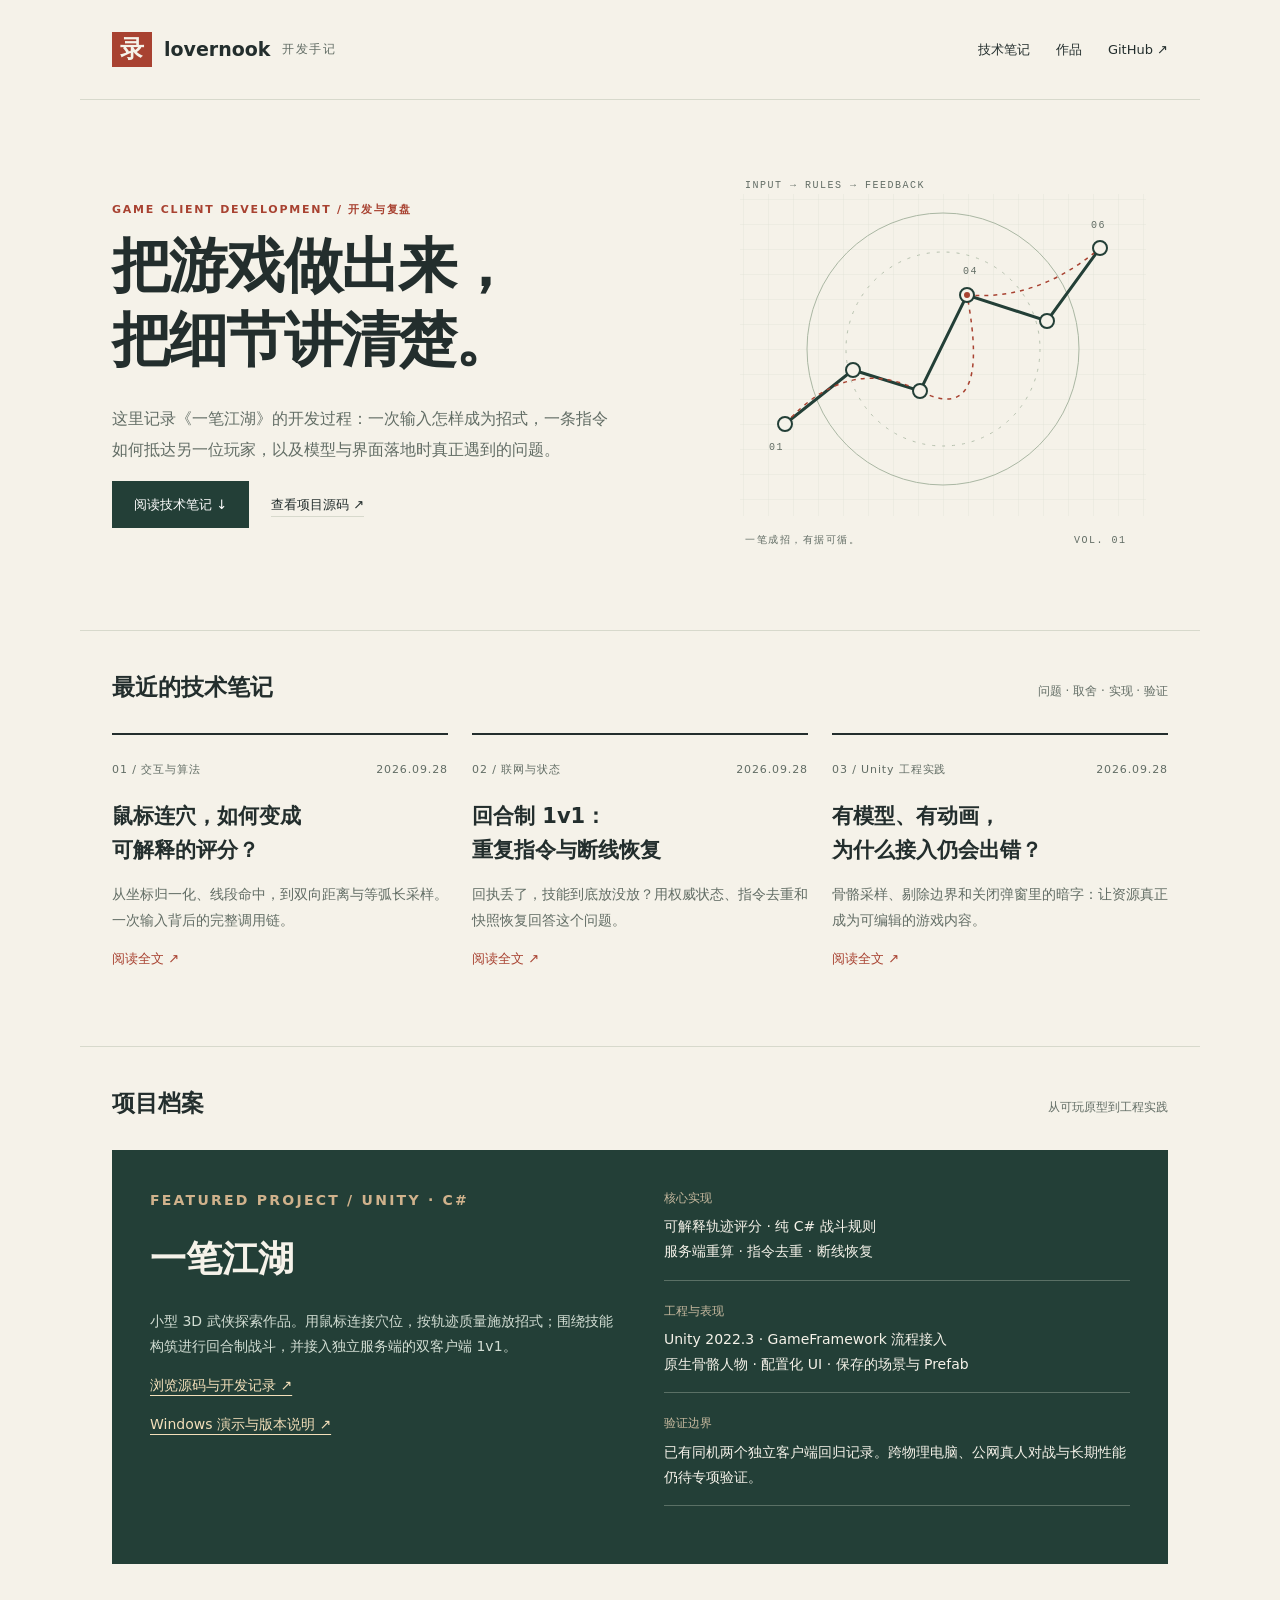
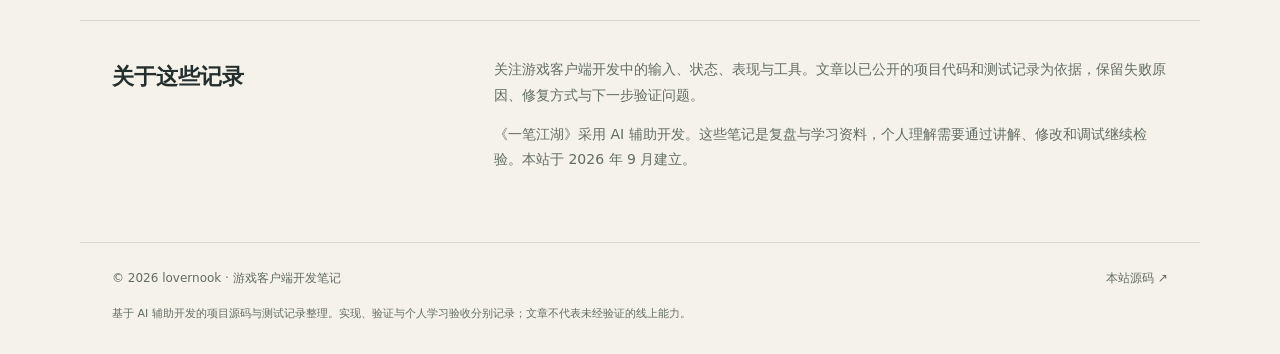
<file: index.html>
<!doctype html>
<html lang="zh-CN"><head><meta charset="utf-8"><meta name="viewport" content="width=device-width,initial-scale=1">
<title>游戏客户端开发笔记 · lovernook</title><meta name="description" content="记录《一笔江湖》的输入评分、回合制联网与 Unity 资源接入：从问题到实现，再到验证。"><meta name="theme-color" content="#f5f2e9">
<link rel="canonical" href="https://lovernook.github.io/"><link rel="icon" href="favicon.svg" type="image/svg+xml"><link rel="stylesheet" href="styles.css">
<meta property="og:title" content="游戏客户端开发笔记 · lovernook"><meta property="og:description" content="记录《一笔江湖》的输入评分、回合制联网与 Unity 资源接入：从问题到实现，再到验证。"><meta property="og:type" content="website"></head>
<body><a class="skip" href="#main">跳到正文</a><header class="site-header wrap"><a class="brand" href="index.html"><span class="seal" aria-hidden="true">录</span> lovernook<span class="brand-sub">开发手记</span></a><nav aria-label="主导航"><a href="index.html#notes">技术笔记</a><a href="index.html#project">作品</a><a href="https://github.com/lovernook">GitHub ↗</a></nav></header>
<main id="main"><section class="hero wrap"><div><p class="eyebrow">GAME CLIENT DEVELOPMENT / 开发与复盘</p><h1>把游戏做出来，<br>把细节讲清楚。</h1><p class="intro">这里记录《一笔江湖》的开发过程：一次输入怎样成为招式，一条指令如何抵达另一位玩家，以及模型与界面落地时真正遇到的问题。</p><a class="button" href="#notes">阅读技术笔记 ↓</a><a class="text-link" href="https://github.com/lovernook/yibi-jianghu">查看项目源码 ↗</a></div><svg class="hero-art" viewBox="0 0 450 380" role="img" aria-labelledby="art-title"><title id="art-title">从输入轨迹到规则与反馈的开发示意图</title><defs><pattern id="grid" width="25" height="25" patternUnits="userSpaceOnUse"><path d="M25 0H0V25" fill="none" stroke="#d8ddcf" stroke-width=".6"/></pattern></defs><rect x="22" y="20" width="406" height="322" fill="url(#grid)"/><circle cx="225" cy="175" r="136" fill="none" stroke="#aab7a3" stroke-width="1"/><circle cx="225" cy="175" r="97" fill="none" stroke="#b6c1ae" stroke-dasharray="3 7"/><path d="M67 250L135 196L202 217L249 121L329 147L382 74" fill="none" stroke="#233f37" stroke-width="3"/><path d="M67 250Q130 180 202 217T249 121Q320 127 382 74" fill="none" stroke="#a84231" stroke-width="1.5" stroke-dasharray="4 5"/><g fill="#f5f2e9" stroke="#233f37" stroke-width="2"><circle cx="67" cy="250" r="7"/><circle cx="135" cy="196" r="7"/><circle cx="202" cy="217" r="7"/><circle cx="249" cy="121" r="7"/><circle cx="329" cy="147" r="7"/><circle cx="382" cy="74" r="7"/></g><circle cx="249" cy="121" r="3" fill="#a84231"/><g fill="#626d65" font-family="monospace" font-size="10" letter-spacing="1.5"><text x="27" y="14">INPUT → RULES → FEEDBACK</text><text x="51" y="276">01</text><text x="245" y="100">04</text><text x="373" y="54">06</text><text x="27" y="369">一笔成招，有据可循。</text><text x="356" y="369">VOL. 01</text></g></svg></section>
<section class="section wrap" id="notes"><div class="section-heading"><h2>最近的技术笔记</h2><span>问题 · 取舍 · 实现 · 验证</span></div><div class="notes-grid">
<a class="note" href="gesture-scoring.html"><div class="note-meta"><span>01 / 交互与算法</span><time datetime="2026-09-28">2026.09.28</time></div><h3>鼠标连穴，如何变成<br>可解释的评分？</h3><p>从坐标归一化、线段命中，到双向距离与等弧长采样。一次输入背后的完整调用链。</p><span class="read">阅读全文 ↗</span></a>
<a class="note" href="authoritative-network.html"><div class="note-meta"><span>02 / 联网与状态</span><time datetime="2026-09-28">2026.09.28</time></div><h3>回合制 1v1：<br>重复指令与断线恢复</h3><p>回执丢了，技能到底放没放？用权威状态、指令去重和快照恢复回答这个问题。</p><span class="read">阅读全文 ↗</span></a>
<a class="note" href="unity-art-ui.html"><div class="note-meta"><span>03 / Unity 工程实践</span><time datetime="2026-09-28">2026.09.28</time></div><h3>有模型、有动画，<br>为什么接入仍会出错？</h3><p>骨骼采样、剔除边界和关闭弹窗里的暗字：让资源真正成为可编辑的游戏内容。</p><span class="read">阅读全文 ↗</span></a>
</div></section>
<section class="section wrap" id="project"><div class="section-heading"><h2>项目档案</h2><span>从可玩原型到工程实践</span></div><div class="project"><div><p class="eyebrow">FEATURED PROJECT / UNITY · C#</p><h3>一笔江湖</h3><p>小型 3D 武侠探索作品。用鼠标连接穴位，按轨迹质量施放招式；围绕技能构筑进行回合制战斗，并接入独立服务端的双客户端 1v1。</p><p><a href="https://github.com/lovernook/yibi-jianghu">浏览源码与开发记录 ↗</a></p><p><a href="https://github.com/lovernook/yibi-jianghu/releases/tag/stage-d-2026.09.27">Windows 演示与版本说明 ↗</a></p></div><dl><dt>核心实现</dt><dd>可解释轨迹评分 · 纯 C# 战斗规则<br>服务端重算 · 指令去重 · 断线恢复</dd><dt>工程与表现</dt><dd>Unity 2022.3 · GameFramework 流程接入<br>原生骨骼人物 · 配置化 UI · 保存的场景与 Prefab</dd><dt>验证边界</dt><dd>已有同机两个独立客户端回归记录。跨物理电脑、公网真人对战与长期性能仍待专项验证。</dd></dl></div></section>
<section class="section wrap about"><h2>关于这些记录</h2><div><p>关注游戏客户端开发中的输入、状态、表现与工具。文章以已公开的项目代码和测试记录为依据，保留失败原因、修复方式与下一步验证问题。</p><p>《一笔江湖》采用 AI 辅助开发。这些笔记是复盘与学习资料，个人理解需要通过讲解、修改和调试继续检验。本站于 2026 年 9 月建立。</p></div></section></main><footer class="wrap"><span>© 2026 lovernook · 游戏客户端开发笔记</span><a href="https://github.com/lovernook/lovernook.github.io">本站源码 ↗</a><p>基于 AI 辅助开发的项目源码与测试记录整理。实现、验证与个人学习验收分别记录；文章不代表未经验证的线上能力。</p></footer></body></html>
</file>
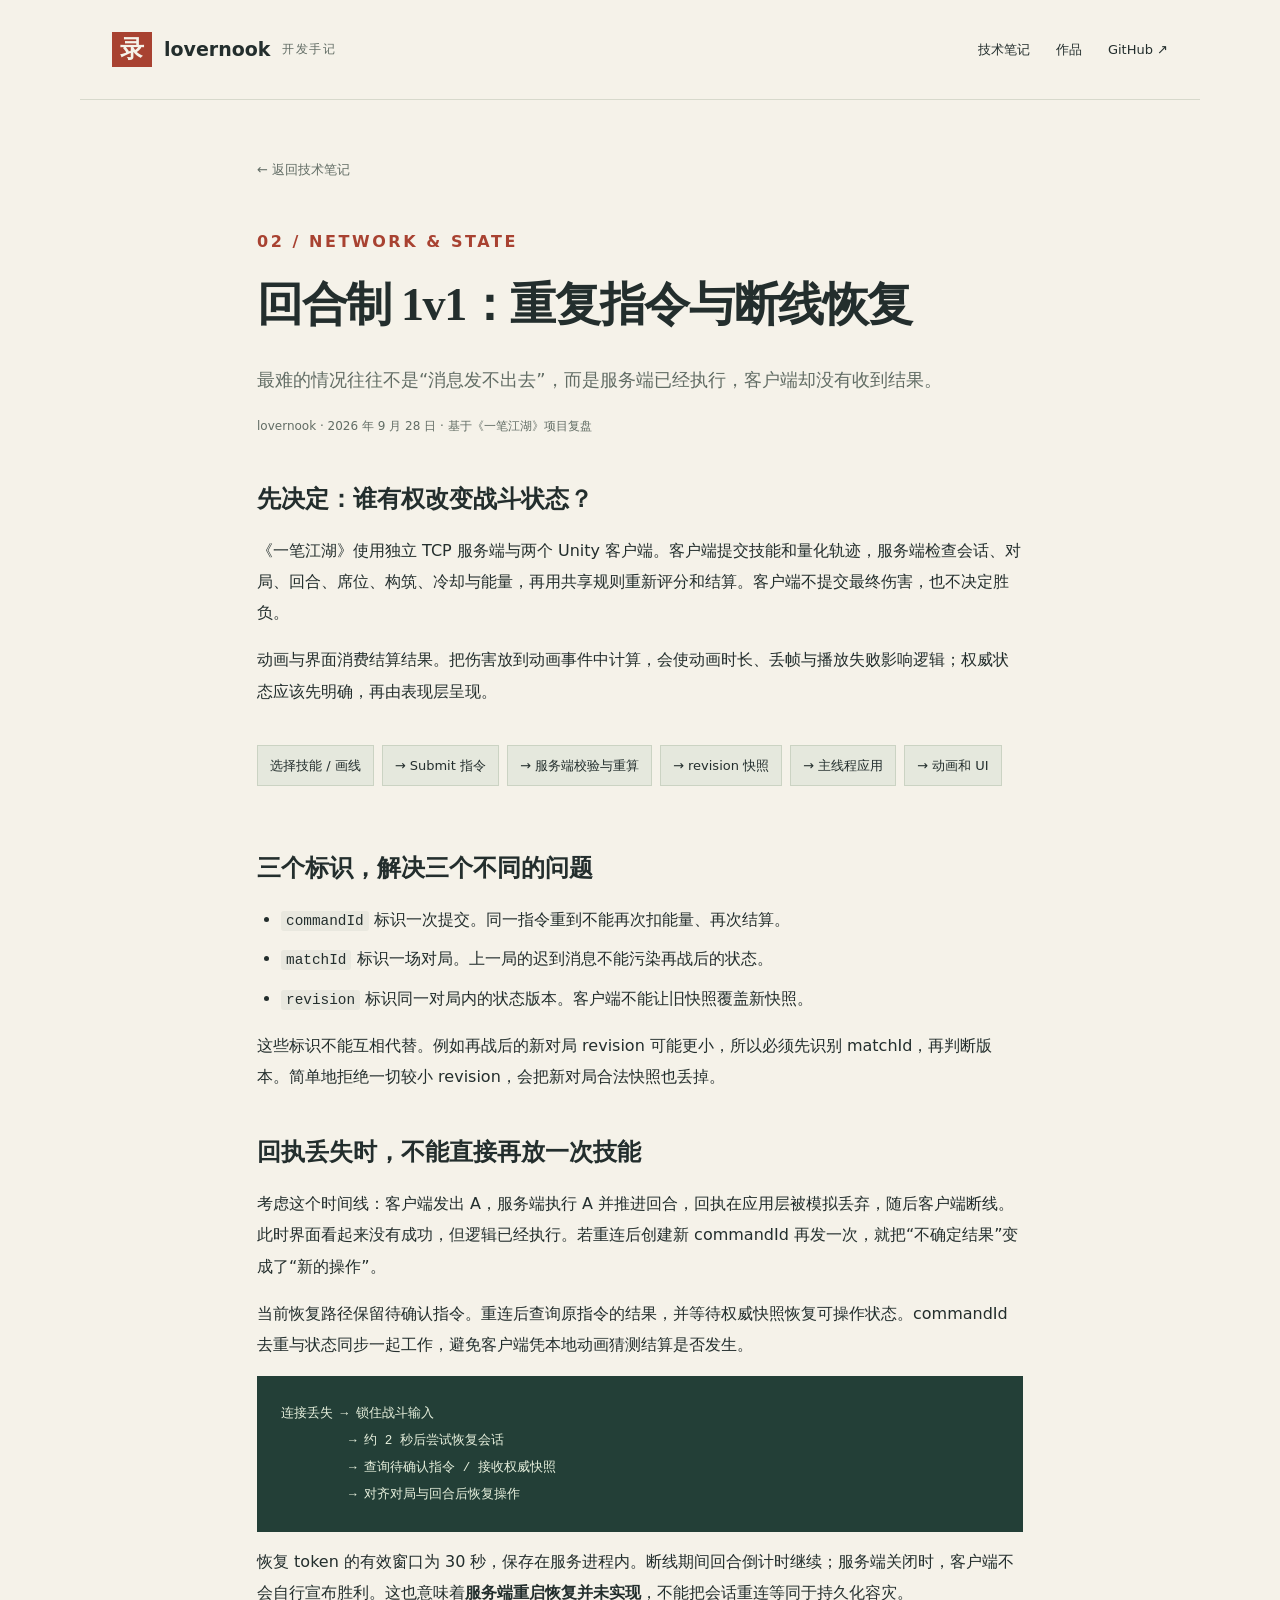
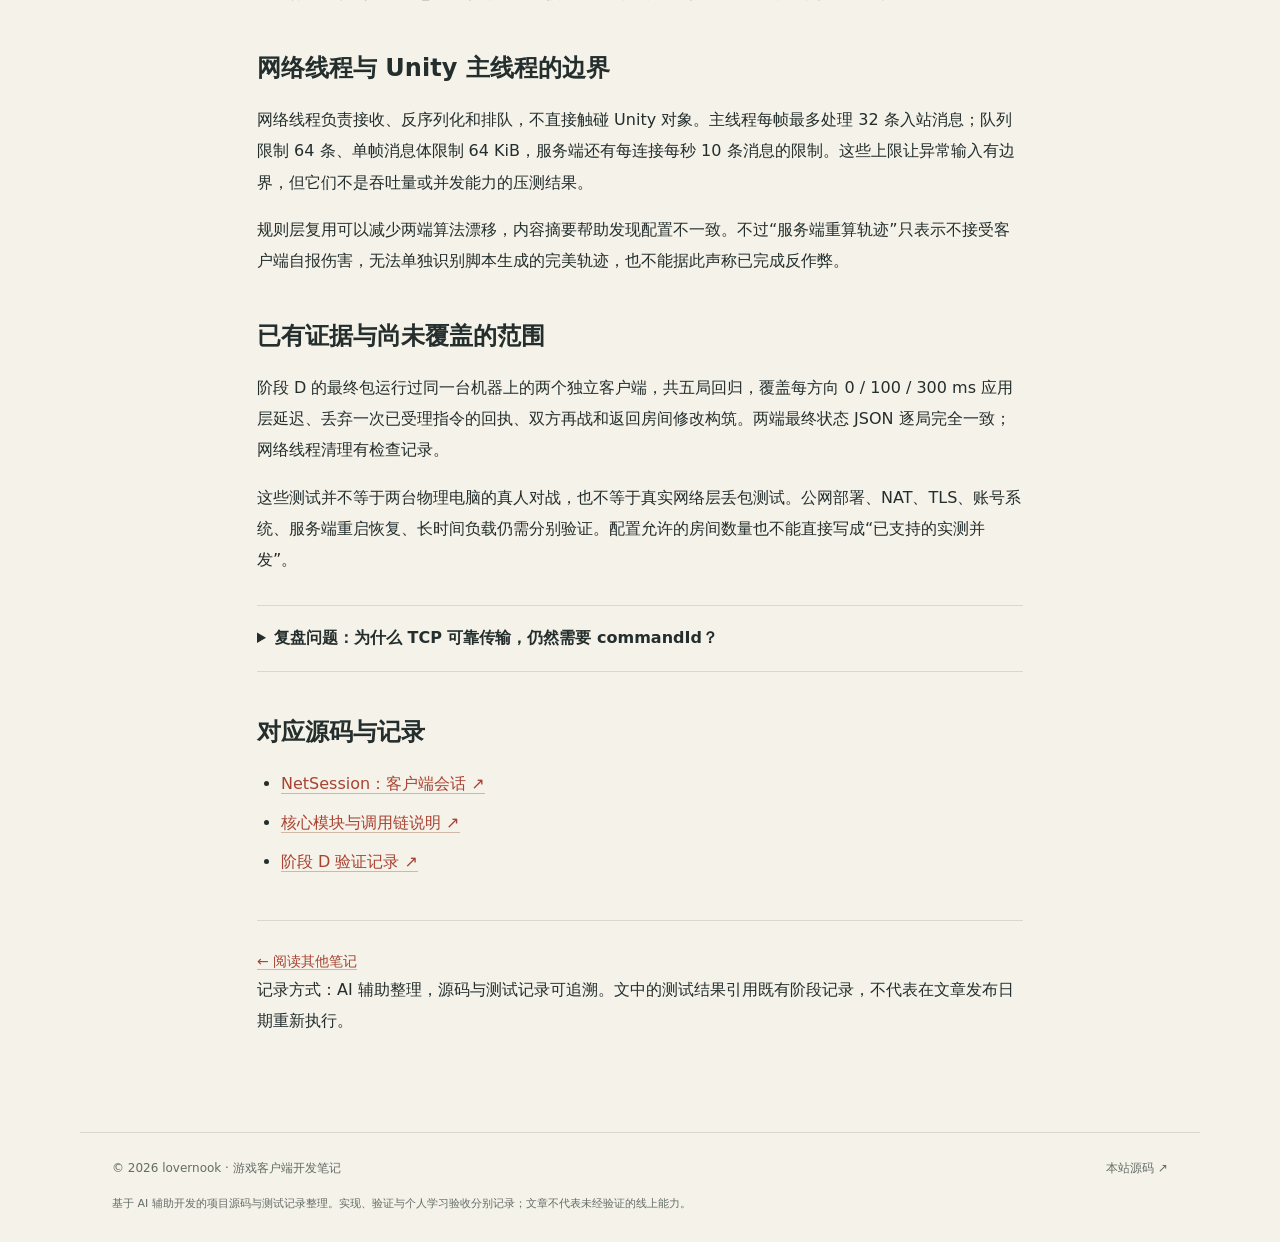
<file: authoritative-network.html>
<!doctype html>
<html lang="zh-CN"><head><meta charset="utf-8"><meta name="viewport" content="width=device-width,initial-scale=1">
<title>回合制 1v1：重复指令与断线恢复 · lovernook</title><meta name="description" content="最难的情况往往不是“消息发不出去”，而是服务端已经执行，客户端却没有收到结果。"><meta name="theme-color" content="#f5f2e9">
<link rel="canonical" href="https://lovernook.github.io/authoritative-network.html"><link rel="icon" href="favicon.svg" type="image/svg+xml"><link rel="stylesheet" href="styles.css">
<meta property="og:title" content="回合制 1v1：重复指令与断线恢复 · lovernook"><meta property="og:description" content="最难的情况往往不是“消息发不出去”，而是服务端已经执行，客户端却没有收到结果。"><meta property="og:type" content="website"></head>
<body><a class="skip" href="#main">跳到正文</a><header class="site-header wrap"><a class="brand" href="index.html"><span class="seal" aria-hidden="true">录</span> lovernook<span class="brand-sub">开发手记</span></a><nav aria-label="主导航"><a href="index.html#notes">技术笔记</a><a href="index.html#project">作品</a><a href="https://github.com/lovernook">GitHub ↗</a></nav></header>
<main id="main"><article class='article'><a class='back' href='index.html#notes'>← 返回技术笔记</a><header><p class='eyebrow'>02 / NETWORK & STATE</p><h1>回合制 1v1：重复指令与断线恢复</h1><p class='lede'>最难的情况往往不是“消息发不出去”，而是服务端已经执行，客户端却没有收到结果。</p><p class='meta'>lovernook · <time datetime='2026-09-28'>2026 年 9 月 28 日</time> · 基于《一笔江湖》项目复盘</p></header><h2>先决定：谁有权改变战斗状态？</h2><p>《一笔江湖》使用独立 TCP 服务端与两个 Unity 客户端。客户端提交技能和量化轨迹，服务端检查会话、对局、回合、席位、构筑、冷却与能量，再用共享规则重新评分和结算。客户端不提交最终伤害，也不决定胜负。</p><p>动画与界面消费结算结果。把伤害放到动画事件中计算，会使动画时长、丢帧与播放失败影响逻辑；权威状态应该先明确，再由表现层呈现。</p><div class='flow'><span>选择技能 / 画线</span><span>→ Submit 指令</span><span>→ 服务端校验与重算</span><span>→ revision 快照</span><span>→ 主线程应用</span><span>→ 动画和 UI</span></div>
<h2>三个标识，解决三个不同的问题</h2><ul><li><code>commandId</code> 标识一次提交。同一指令重到不能再次扣能量、再次结算。</li><li><code>matchId</code> 标识一场对局。上一局的迟到消息不能污染再战后的状态。</li><li><code>revision</code> 标识同一对局内的状态版本。客户端不能让旧快照覆盖新快照。</li></ul><p>这些标识不能互相代替。例如再战后的新对局 revision 可能更小，所以必须先识别 matchId，再判断版本。简单地拒绝一切较小 revision，会把新对局合法快照也丢掉。</p>
<h2>回执丢失时，不能直接再放一次技能</h2><p>考虑这个时间线：客户端发出 A，服务端执行 A 并推进回合，回执在应用层被模拟丢弃，随后客户端断线。此时界面看起来没有成功，但逻辑已经执行。若重连后创建新 commandId 再发一次，就把“不确定结果”变成了“新的操作”。</p><p>当前恢复路径保留待确认指令。重连后查询原指令的结果，并等待权威快照恢复可操作状态。commandId 去重与状态同步一起工作，避免客户端凭本地动画猜测结算是否发生。</p><pre><code>连接丢失 → 锁住战斗输入
         → 约 2 秒后尝试恢复会话
         → 查询待确认指令 / 接收权威快照
         → 对齐对局与回合后恢复操作</code></pre><p>恢复 token 的有效窗口为 30 秒，保存在服务进程内。断线期间回合倒计时继续；服务端关闭时，客户端不会自行宣布胜利。这也意味着<strong>服务端重启恢复并未实现</strong>，不能把会话重连等同于持久化容灾。</p>
<h2>网络线程与 Unity 主线程的边界</h2><p>网络线程负责接收、反序列化和排队，不直接触碰 Unity 对象。主线程每帧最多处理 32 条入站消息；队列限制 64 条、单帧消息体限制 64 KiB，服务端还有每连接每秒 10 条消息的限制。这些上限让异常输入有边界，但它们不是吞吐量或并发能力的压测结果。</p><p>规则层复用可以减少两端算法漂移，内容摘要帮助发现配置不一致。不过“服务端重算轨迹”只表示不接受客户端自报伤害，无法单独识别脚本生成的完美轨迹，也不能据此声称已完成反作弊。</p>
<h2>已有证据与尚未覆盖的范围</h2><p>阶段 D 的最终包运行过同一台机器上的两个独立客户端，共五局回归，覆盖每方向 0 / 100 / 300 ms 应用层延迟、丢弃一次已受理指令的回执、双方再战和返回房间修改构筑。两端最终状态 JSON 逐局完全一致；网络线程清理有检查记录。</p><p>这些测试并不等于两台物理电脑的真人对战，也不等于真实网络层丢包测试。公网部署、NAT、TLS、账号系统、服务端重启恢复、长时间负载仍需分别验证。配置允许的房间数量也不能直接写成“已支持的实测并发”。</p><details><summary>复盘问题：为什么 TCP 可靠传输，仍然需要 commandId？</summary><p>TCP 解决连接内字节流的可靠有序传输，不替应用回答“断线前业务是否已经执行”。应用超时、重连和结果查询仍会产生执行状态不确定的问题，因此需要业务标识与幂等处理。</p></details><h2>对应源码与记录</h2><ul class='sources'><li><a href='https://github.com/lovernook/yibi-jianghu/blob/12dc6539f845c36274918989952e6548eaa534c4/%E4%B8%80%E7%AC%94%E6%B1%9F%E6%B9%96/Assets/_Game/Network/NetSession.cs'>NetSession：客户端会话 ↗</a></li><li><a href='https://github.com/lovernook/yibi-jianghu/blob/12dc6539f845c36274918989952e6548eaa534c4/Docs/%E6%A0%B8%E5%BF%83%E6%A8%A1%E5%9D%97%E4%B8%8E%E9%9D%A2%E8%AF%95%E8%AE%B2%E8%A7%A3.md'>核心模块与调用链说明 ↗</a></li><li><a href='https://github.com/lovernook/yibi-jianghu/blob/12dc6539f845c36274918989952e6548eaa534c4/Docs/%E9%98%B6%E6%AE%B5D%E9%AA%8C%E8%AF%81%E8%AE%B0%E5%BD%95.md'>阶段 D 验证记录 ↗</a></li></ul><div class='article-end'><a href='index.html#notes'>← 阅读其他笔记</a><p>记录方式：AI 辅助整理，源码与测试记录可追溯。文中的测试结果引用既有阶段记录，不代表在文章发布日期重新执行。</p></div></article></main><footer class="wrap"><span>© 2026 lovernook · 游戏客户端开发笔记</span><a href="https://github.com/lovernook/lovernook.github.io">本站源码 ↗</a><p>基于 AI 辅助开发的项目源码与测试记录整理。实现、验证与个人学习验收分别记录；文章不代表未经验证的线上能力。</p></footer></body></html>
</file>
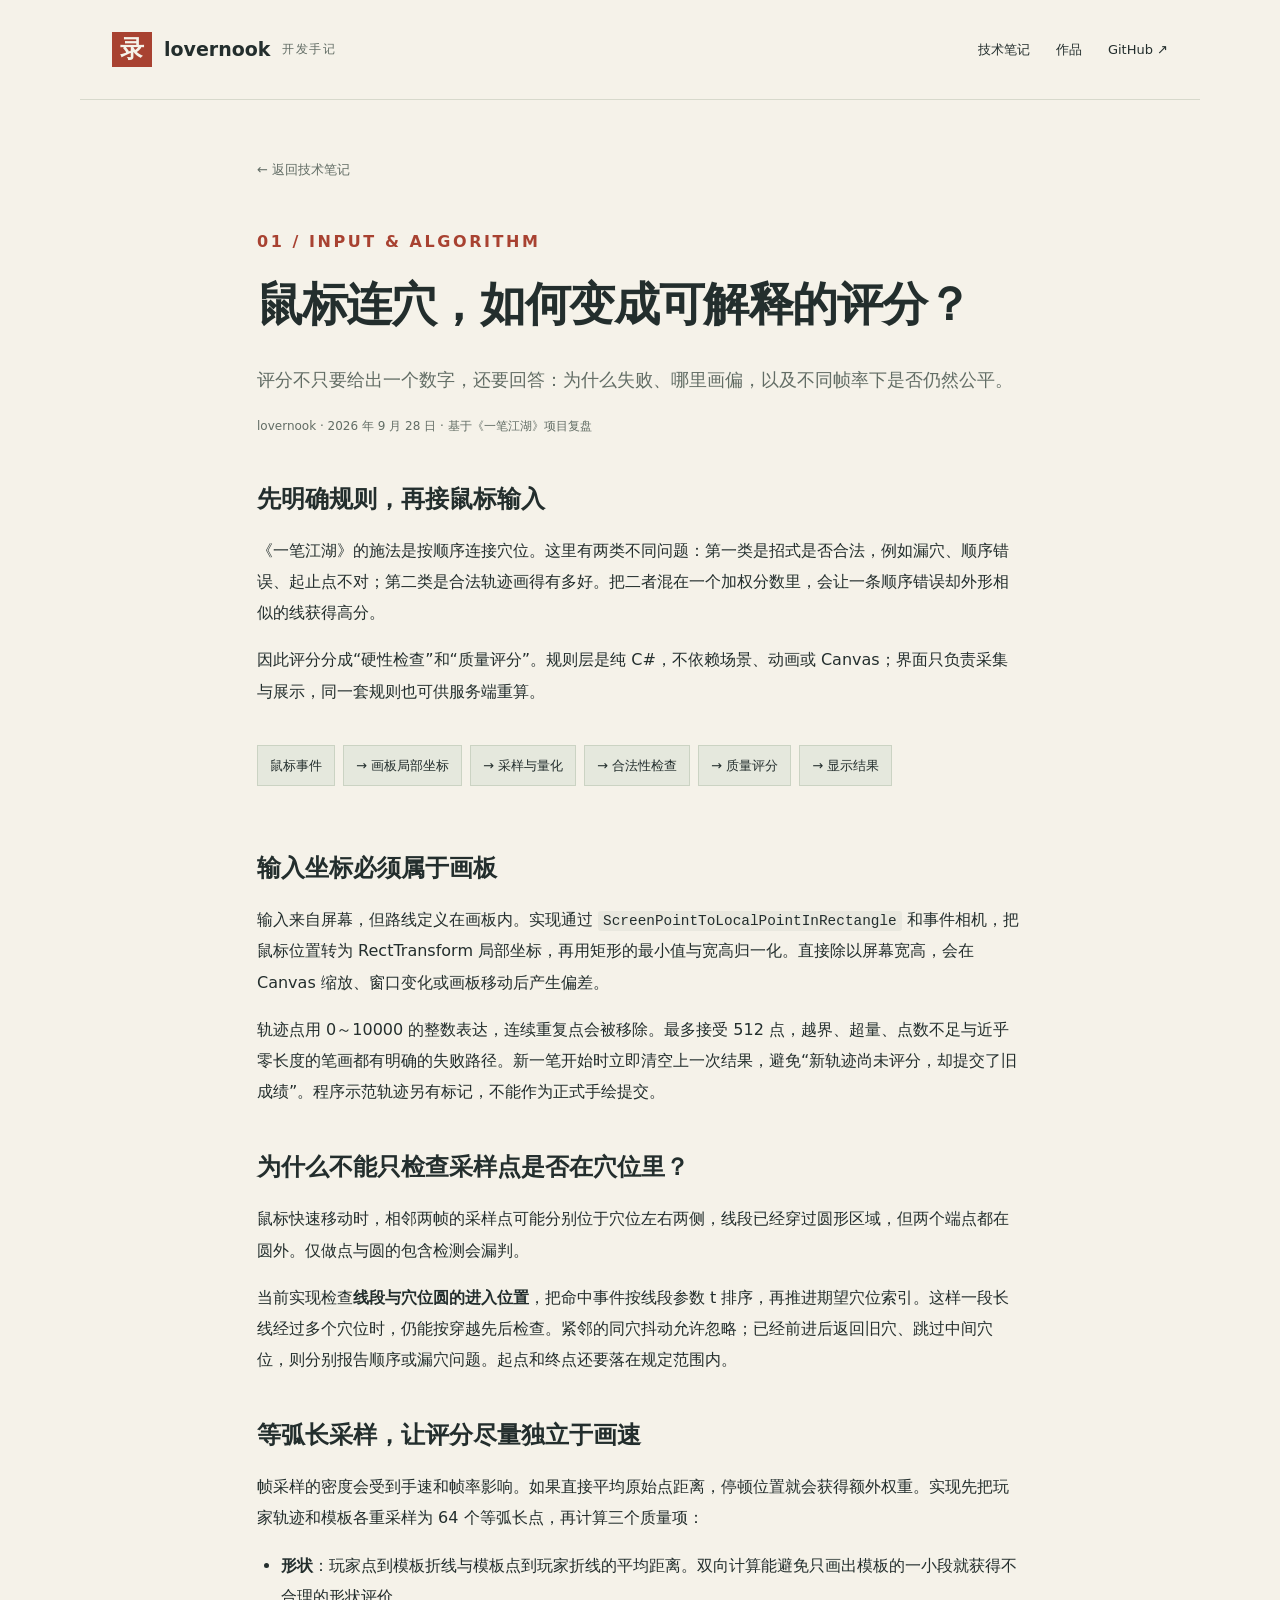
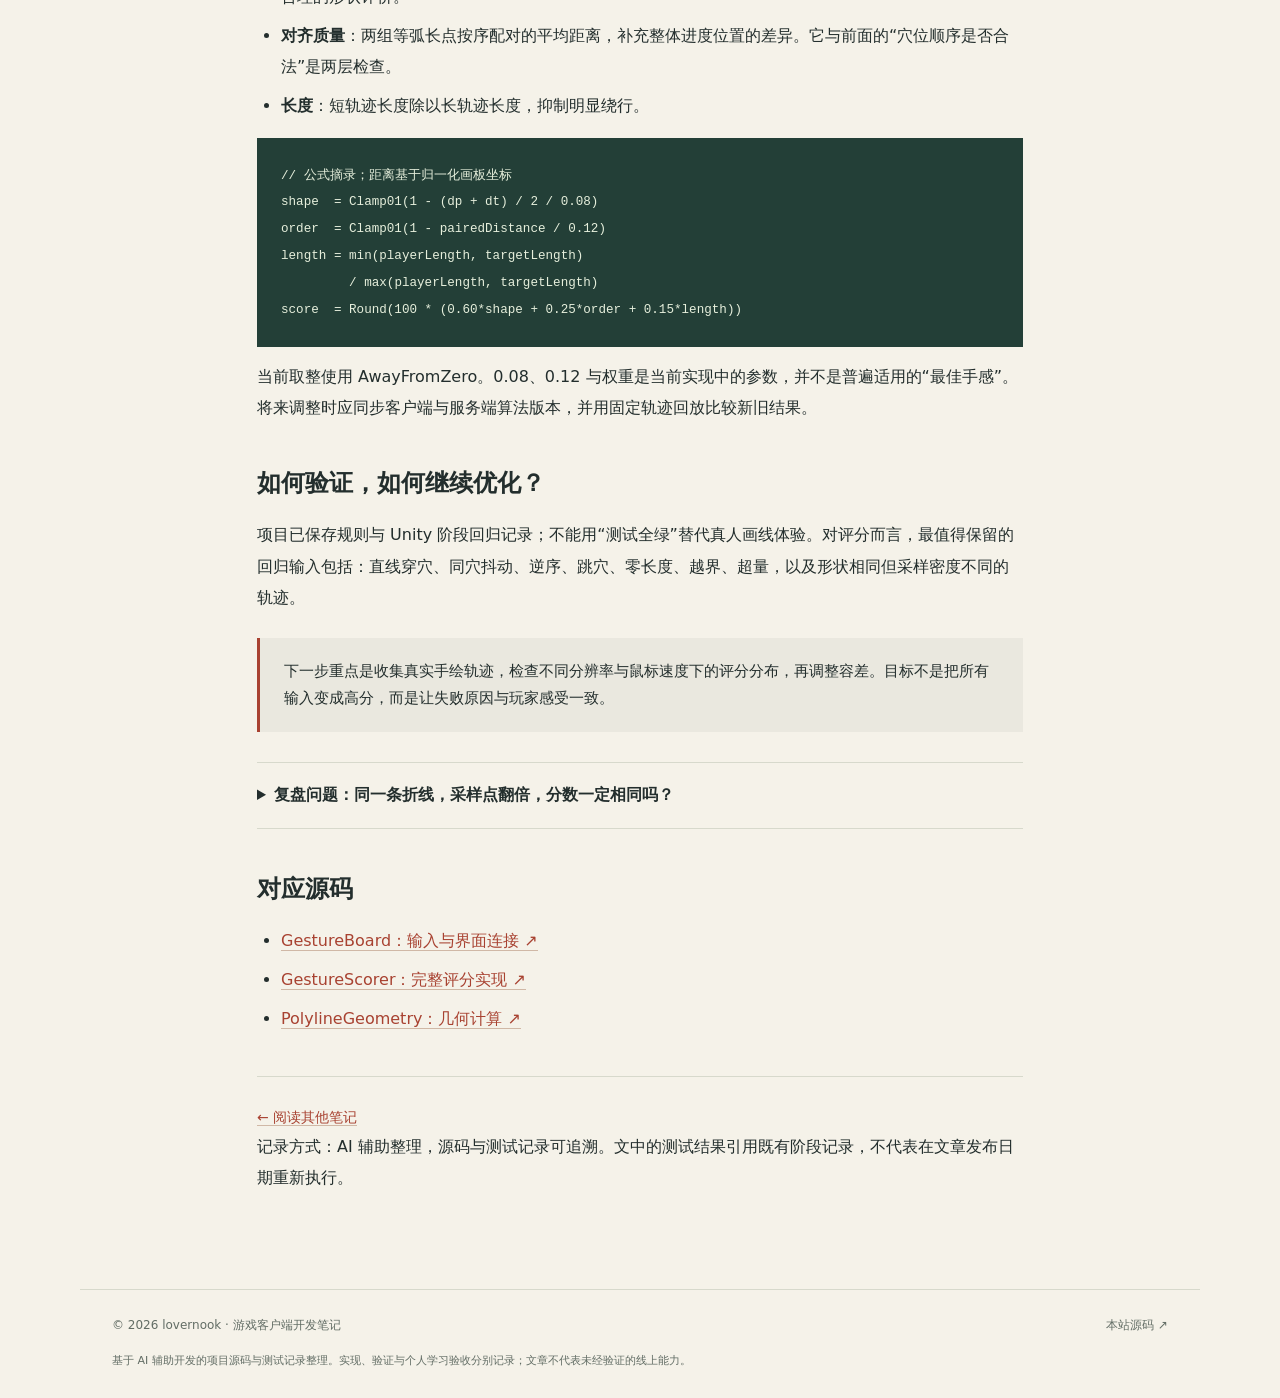
<file: gesture-scoring.html>
<!doctype html>
<html lang="zh-CN"><head><meta charset="utf-8"><meta name="viewport" content="width=device-width,initial-scale=1">
<title>鼠标连穴，如何变成可解释的评分？ · lovernook</title><meta name="description" content="评分不只要给出一个数字，还要回答：为什么失败、哪里画偏，以及不同帧率下是否仍然公平。"><meta name="theme-color" content="#f5f2e9">
<link rel="canonical" href="https://lovernook.github.io/gesture-scoring.html"><link rel="icon" href="favicon.svg" type="image/svg+xml"><link rel="stylesheet" href="styles.css">
<meta property="og:title" content="鼠标连穴，如何变成可解释的评分？ · lovernook"><meta property="og:description" content="评分不只要给出一个数字，还要回答：为什么失败、哪里画偏，以及不同帧率下是否仍然公平。"><meta property="og:type" content="website"></head>
<body><a class="skip" href="#main">跳到正文</a><header class="site-header wrap"><a class="brand" href="index.html"><span class="seal" aria-hidden="true">录</span> lovernook<span class="brand-sub">开发手记</span></a><nav aria-label="主导航"><a href="index.html#notes">技术笔记</a><a href="index.html#project">作品</a><a href="https://github.com/lovernook">GitHub ↗</a></nav></header>
<main id="main"><article class='article'><a class='back' href='index.html#notes'>← 返回技术笔记</a><header><p class='eyebrow'>01 / INPUT & ALGORITHM</p><h1>鼠标连穴，如何变成可解释的评分？</h1><p class='lede'>评分不只要给出一个数字，还要回答：为什么失败、哪里画偏，以及不同帧率下是否仍然公平。</p><p class='meta'>lovernook · <time datetime='2026-09-28'>2026 年 9 月 28 日</time> · 基于《一笔江湖》项目复盘</p></header><h2>先明确规则，再接鼠标输入</h2><p>《一笔江湖》的施法是按顺序连接穴位。这里有两类不同问题：第一类是招式是否合法，例如漏穴、顺序错误、起止点不对；第二类是合法轨迹画得有多好。把二者混在一个加权分数里，会让一条顺序错误却外形相似的线获得高分。</p><p>因此评分分成“硬性检查”和“质量评分”。规则层是纯 C#，不依赖场景、动画或 Canvas；界面只负责采集与展示，同一套规则也可供服务端重算。</p><div class='flow'><span>鼠标事件</span><span>→ 画板局部坐标</span><span>→ 采样与量化</span><span>→ 合法性检查</span><span>→ 质量评分</span><span>→ 显示结果</span></div>
<h2>输入坐标必须属于画板</h2><p>输入来自屏幕，但路线定义在画板内。实现通过 <code>ScreenPointToLocalPointInRectangle</code> 和事件相机，把鼠标位置转为 RectTransform 局部坐标，再用矩形的最小值与宽高归一化。直接除以屏幕宽高，会在 Canvas 缩放、窗口变化或画板移动后产生偏差。</p><p>轨迹点用 0～10000 的整数表达，连续重复点会被移除。最多接受 512 点，越界、超量、点数不足与近乎零长度的笔画都有明确的失败路径。新一笔开始时立即清空上一次结果，避免“新轨迹尚未评分，却提交了旧成绩”。程序示范轨迹另有标记，不能作为正式手绘提交。</p>
<h2>为什么不能只检查采样点是否在穴位里？</h2><p>鼠标快速移动时，相邻两帧的采样点可能分别位于穴位左右两侧，线段已经穿过圆形区域，但两个端点都在圆外。仅做点与圆的包含检测会漏判。</p><p>当前实现检查<strong>线段与穴位圆的进入位置</strong>，把命中事件按线段参数 t 排序，再推进期望穴位索引。这样一段长线经过多个穴位时，仍能按穿越先后检查。紧邻的同穴抖动允许忽略；已经前进后返回旧穴、跳过中间穴位，则分别报告顺序或漏穴问题。起点和终点还要落在规定范围内。</p>
<h2>等弧长采样，让评分尽量独立于画速</h2><p>帧采样的密度会受到手速和帧率影响。如果直接平均原始点距离，停顿位置就会获得额外权重。实现先把玩家轨迹和模板各重采样为 64 个等弧长点，再计算三个质量项：</p><ul><li><strong>形状</strong>：玩家点到模板折线与模板点到玩家折线的平均距离。双向计算能避免只画出模板的一小段就获得不合理的形状评价。</li><li><strong>对齐质量</strong>：两组等弧长点按序配对的平均距离，补充整体进度位置的差异。它与前面的“穴位顺序是否合法”是两层检查。</li><li><strong>长度</strong>：短轨迹长度除以长轨迹长度，抑制明显绕行。</li></ul><pre><code>// 公式摘录；距离基于归一化画板坐标
shape  = Clamp01(1 - (dp + dt) / 2 / 0.08)
order  = Clamp01(1 - pairedDistance / 0.12)
length = min(playerLength, targetLength)
         / max(playerLength, targetLength)
score  = Round(100 * (0.60*shape + 0.25*order + 0.15*length))</code></pre><p>当前取整使用 AwayFromZero。0.08、0.12 与权重是当前实现中的参数，并不是普遍适用的“最佳手感”。将来调整时应同步客户端与服务端算法版本，并用固定轨迹回放比较新旧结果。</p>
<h2>如何验证，如何继续优化？</h2><p>项目已保存规则与 Unity 阶段回归记录；不能用“测试全绿”替代真人画线体验。对评分而言，最值得保留的回归输入包括：直线穿穴、同穴抖动、逆序、跳穴、零长度、越界、超量，以及形状相同但采样密度不同的轨迹。</p><div class='callout'>下一步重点是收集真实手绘轨迹，检查不同分辨率与鼠标速度下的评分分布，再调整容差。目标不是把所有输入变成高分，而是让失败原因与玩家感受一致。</div><details><summary>复盘问题：同一条折线，采样点翻倍，分数一定相同吗？</summary><p>若只是在线段上补点、几何形状不变，等弧长重采样应使结果基本稳定；但量化、节点边界与总点数限制仍可能影响结果。可以构造两份轨迹做回归，分别观察合法性和三个质量项，不只比较总分。</p></details><h2>对应源码</h2><ul class='sources'><li><a href='https://github.com/lovernook/yibi-jianghu/blob/12dc6539f845c36274918989952e6548eaa534c4/%E4%B8%80%E7%AC%94%E6%B1%9F%E6%B9%96/Assets/_Game/UI/GestureBoard.cs'>GestureBoard：输入与界面连接 ↗</a></li><li><a href='https://github.com/lovernook/yibi-jianghu/blob/12dc6539f845c36274918989952e6548eaa534c4/%E4%B8%80%E7%AC%94%E6%B1%9F%E6%B9%96/Assets/_Game/Rules/GestureScorer.cs'>GestureScorer：完整评分实现 ↗</a></li><li><a href='https://github.com/lovernook/yibi-jianghu/blob/12dc6539f845c36274918989952e6548eaa534c4/%E4%B8%80%E7%AC%94%E6%B1%9F%E6%B9%96/Assets/_Game/Rules/PolylineGeometry.cs'>PolylineGeometry：几何计算 ↗</a></li></ul><div class='article-end'><a href='index.html#notes'>← 阅读其他笔记</a><p>记录方式：AI 辅助整理，源码与测试记录可追溯。文中的测试结果引用既有阶段记录，不代表在文章发布日期重新执行。</p></div></article></main><footer class="wrap"><span>© 2026 lovernook · 游戏客户端开发笔记</span><a href="https://github.com/lovernook/lovernook.github.io">本站源码 ↗</a><p>基于 AI 辅助开发的项目源码与测试记录整理。实现、验证与个人学习验收分别记录；文章不代表未经验证的线上能力。</p></footer></body></html>
</file>
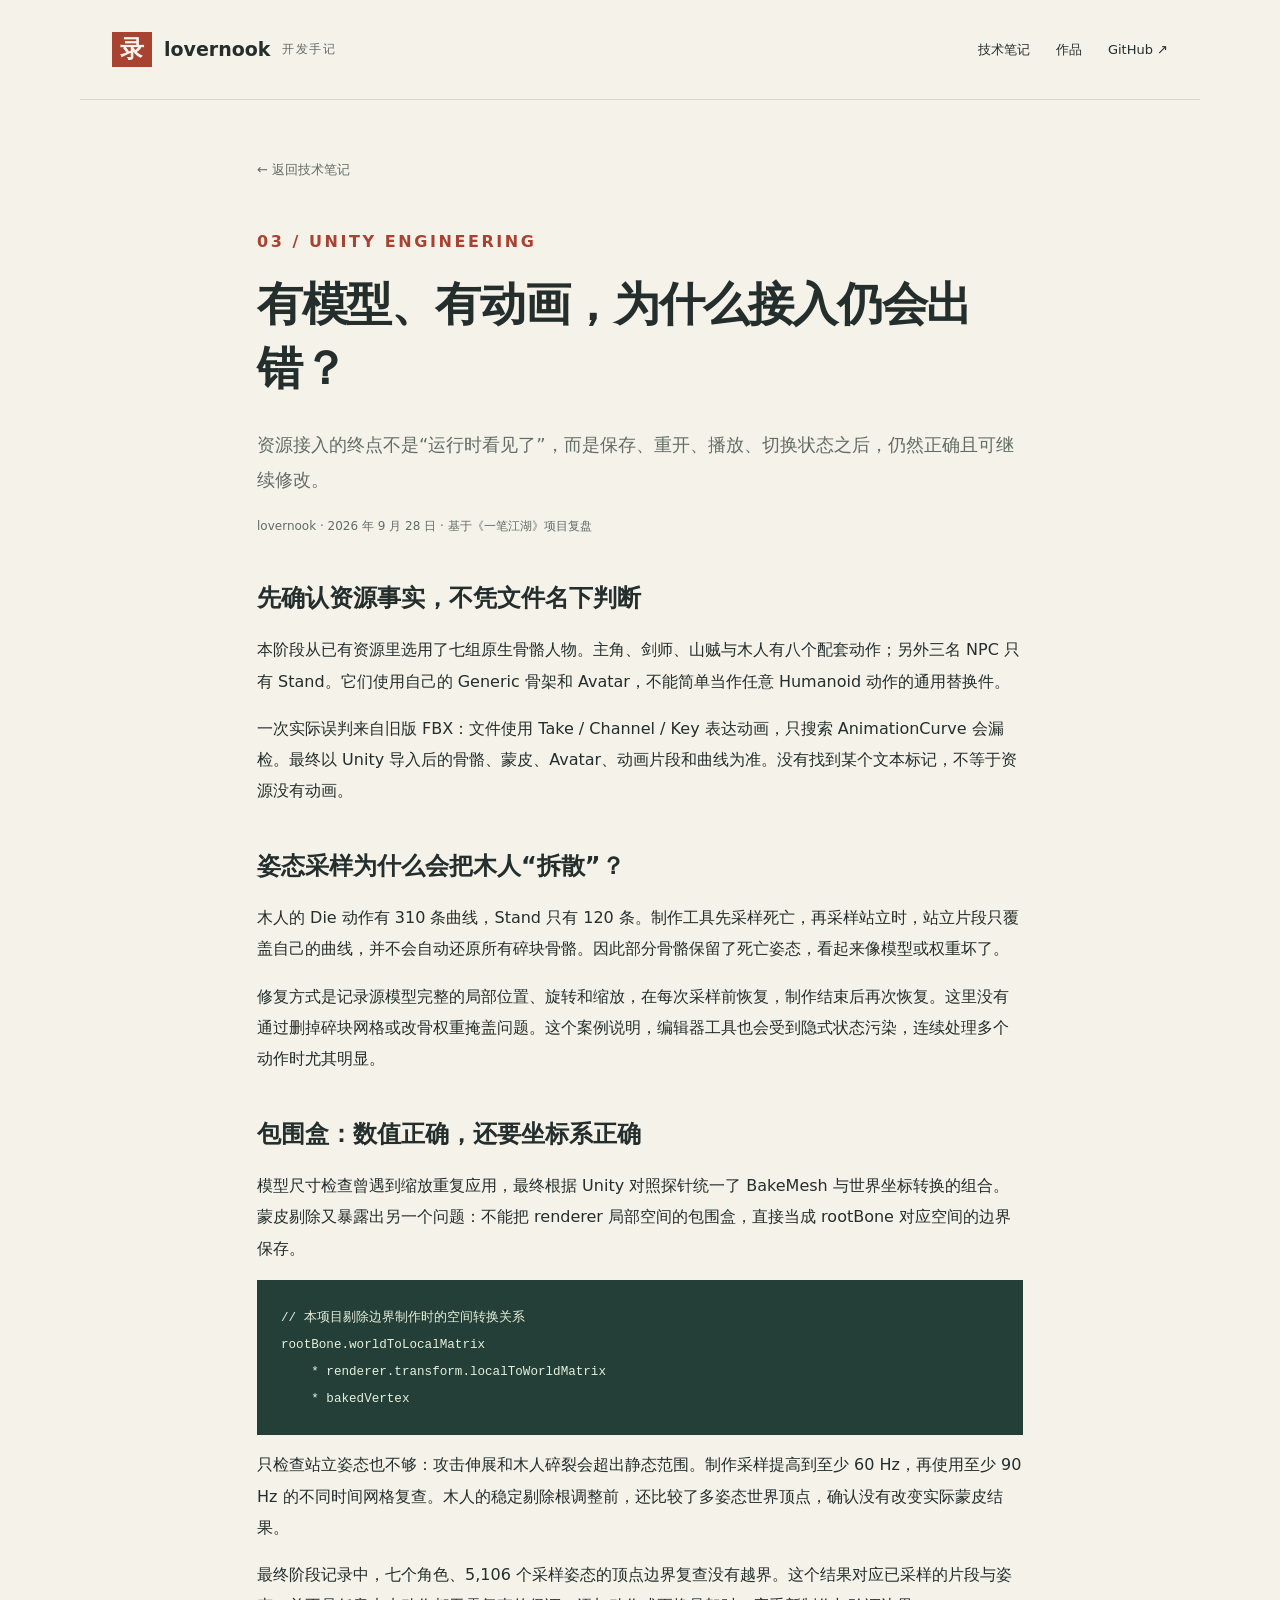
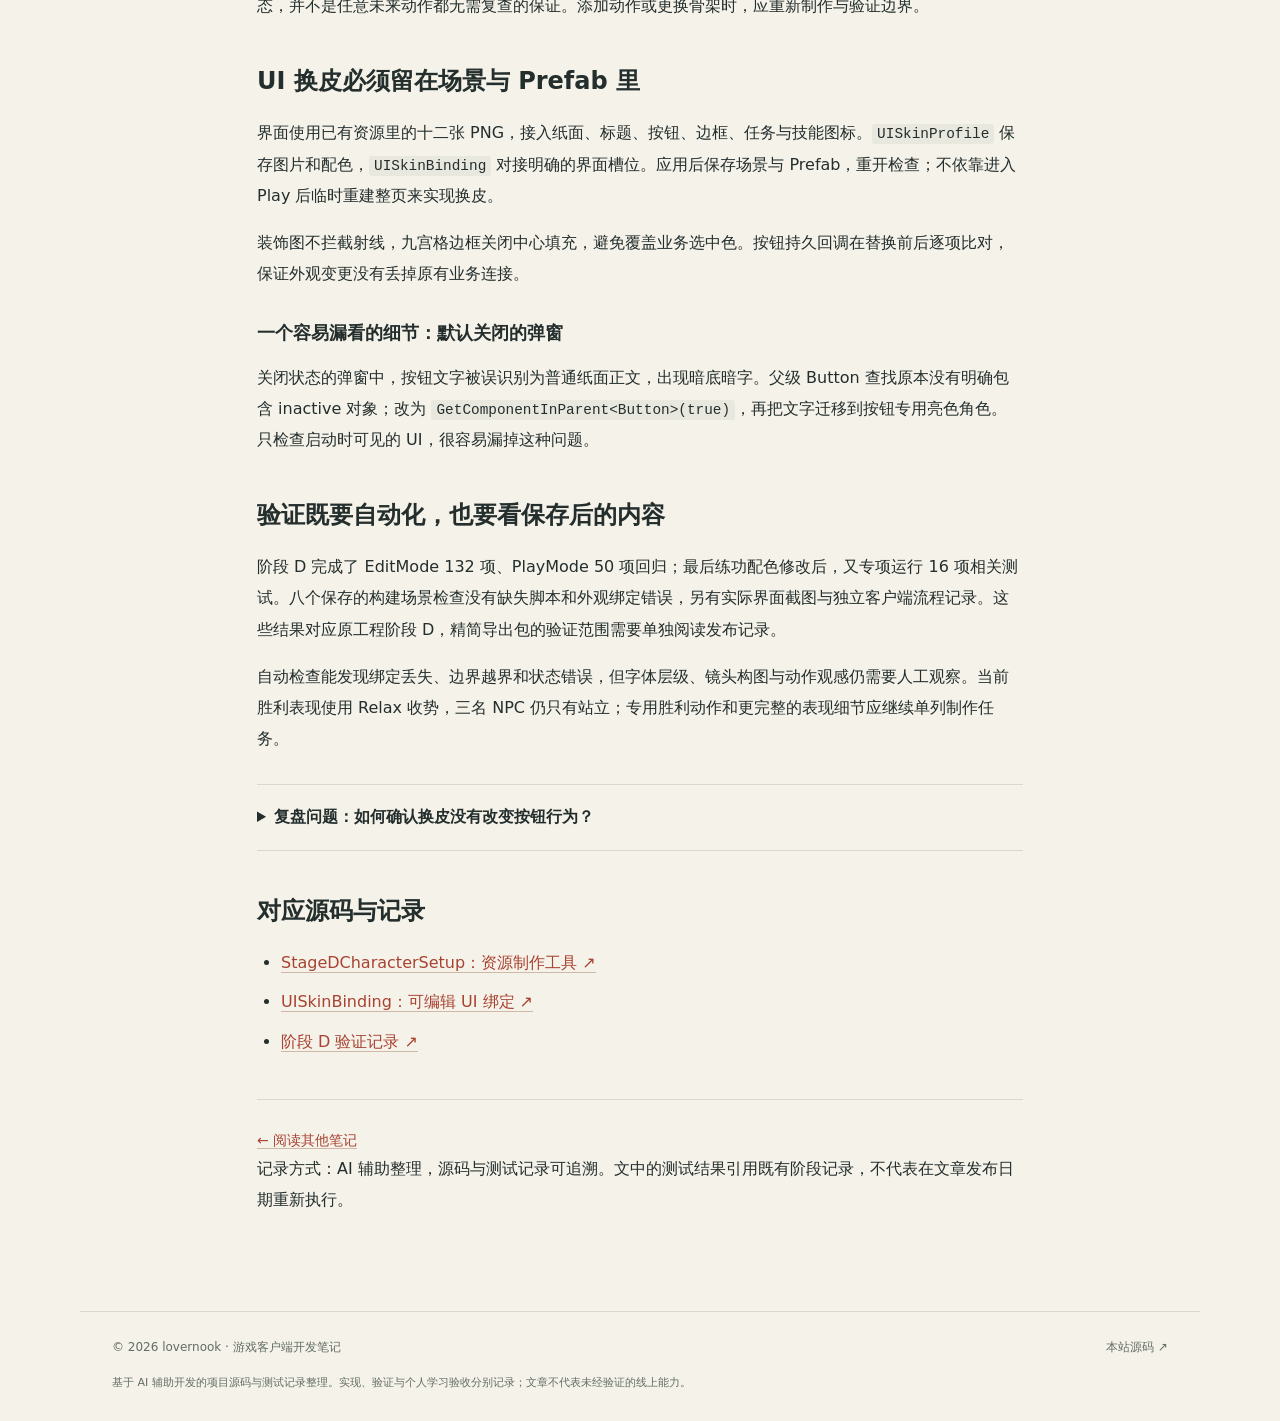
<file: unity-art-ui.html>
<!doctype html>
<html lang="zh-CN"><head><meta charset="utf-8"><meta name="viewport" content="width=device-width,initial-scale=1">
<title>有模型、有动画，为什么接入仍会出错？ · lovernook</title><meta name="description" content="资源接入的终点不是“运行时看见了”，而是保存、重开、播放、切换状态之后，仍然正确且可继续修改。"><meta name="theme-color" content="#f5f2e9">
<link rel="canonical" href="https://lovernook.github.io/unity-art-ui.html"><link rel="icon" href="favicon.svg" type="image/svg+xml"><link rel="stylesheet" href="styles.css">
<meta property="og:title" content="有模型、有动画，为什么接入仍会出错？ · lovernook"><meta property="og:description" content="资源接入的终点不是“运行时看见了”，而是保存、重开、播放、切换状态之后，仍然正确且可继续修改。"><meta property="og:type" content="website"></head>
<body><a class="skip" href="#main">跳到正文</a><header class="site-header wrap"><a class="brand" href="index.html"><span class="seal" aria-hidden="true">录</span> lovernook<span class="brand-sub">开发手记</span></a><nav aria-label="主导航"><a href="index.html#notes">技术笔记</a><a href="index.html#project">作品</a><a href="https://github.com/lovernook">GitHub ↗</a></nav></header>
<main id="main"><article class='article'><a class='back' href='index.html#notes'>← 返回技术笔记</a><header><p class='eyebrow'>03 / UNITY ENGINEERING</p><h1>有模型、有动画，为什么接入仍会出错？</h1><p class='lede'>资源接入的终点不是“运行时看见了”，而是保存、重开、播放、切换状态之后，仍然正确且可继续修改。</p><p class='meta'>lovernook · <time datetime='2026-09-28'>2026 年 9 月 28 日</time> · 基于《一笔江湖》项目复盘</p></header><h2>先确认资源事实，不凭文件名下判断</h2><p>本阶段从已有资源里选用了七组原生骨骼人物。主角、剑师、山贼与木人有八个配套动作；另外三名 NPC 只有 Stand。它们使用自己的 Generic 骨架和 Avatar，不能简单当作任意 Humanoid 动作的通用替换件。</p><p>一次实际误判来自旧版 FBX：文件使用 Take / Channel / Key 表达动画，只搜索 AnimationCurve 会漏检。最终以 Unity 导入后的骨骼、蒙皮、Avatar、动画片段和曲线为准。没有找到某个文本标记，不等于资源没有动画。</p>
<h2>姿态采样为什么会把木人“拆散”？</h2><p>木人的 Die 动作有 310 条曲线，Stand 只有 120 条。制作工具先采样死亡，再采样站立时，站立片段只覆盖自己的曲线，并不会自动还原所有碎块骨骼。因此部分骨骼保留了死亡姿态，看起来像模型或权重坏了。</p><p>修复方式是记录源模型完整的局部位置、旋转和缩放，在每次采样前恢复，制作结束后再次恢复。这里没有通过删掉碎块网格或改骨权重掩盖问题。这个案例说明，编辑器工具也会受到隐式状态污染，连续处理多个动作时尤其明显。</p>
<h2>包围盒：数值正确，还要坐标系正确</h2><p>模型尺寸检查曾遇到缩放重复应用，最终根据 Unity 对照探针统一了 BakeMesh 与世界坐标转换的组合。蒙皮剔除又暴露出另一个问题：不能把 renderer 局部空间的包围盒，直接当成 rootBone 对应空间的边界保存。</p><pre><code>// 本项目剔除边界制作时的空间转换关系
rootBone.worldToLocalMatrix
    * renderer.transform.localToWorldMatrix
    * bakedVertex</code></pre><p>只检查站立姿态也不够：攻击伸展和木人碎裂会超出静态范围。制作采样提高到至少 60 Hz，再使用至少 90 Hz 的不同时间网格复查。木人的稳定剔除根调整前，还比较了多姿态世界顶点，确认没有改变实际蒙皮结果。</p><p>最终阶段记录中，七个角色、5,106 个采样姿态的顶点边界复查没有越界。这个结果对应已采样的片段与姿态，并不是任意未来动作都无需复查的保证。添加动作或更换骨架时，应重新制作与验证边界。</p>
<h2>UI 换皮必须留在场景与 Prefab 里</h2><p>界面使用已有资源里的十二张 PNG，接入纸面、标题、按钮、边框、任务与技能图标。<code>UISkinProfile</code> 保存图片和配色，<code>UISkinBinding</code> 对接明确的界面槽位。应用后保存场景与 Prefab，重开检查；不依靠进入 Play 后临时重建整页来实现换皮。</p><p>装饰图不拦截射线，九宫格边框关闭中心填充，避免覆盖业务选中色。按钮持久回调在替换前后逐项比对，保证外观变更没有丢掉原有业务连接。</p><h3>一个容易漏看的细节：默认关闭的弹窗</h3><p>关闭状态的弹窗中，按钮文字被误识别为普通纸面正文，出现暗底暗字。父级 Button 查找原本没有明确包含 inactive 对象；改为 <code>GetComponentInParent&lt;Button&gt;(true)</code>，再把文字迁移到按钮专用亮色角色。只检查启动时可见的 UI，很容易漏掉这种问题。</p>
<h2>验证既要自动化，也要看保存后的内容</h2><p>阶段 D 完成了 EditMode 132 项、PlayMode 50 项回归；最后练功配色修改后，又专项运行 16 项相关测试。八个保存的构建场景检查没有缺失脚本和外观绑定错误，另有实际界面截图与独立客户端流程记录。这些结果对应原工程阶段 D，精简导出包的验证范围需要单独阅读发布记录。</p><p>自动检查能发现绑定丢失、边界越界和状态错误，但字体层级、镜头构图与动作观感仍需要人工观察。当前胜利表现使用 Relax 收势，三名 NPC 仍只有站立；专用胜利动作和更完整的表现细节应继续单列制作任务。</p><details><summary>复盘问题：如何确认换皮没有改变按钮行为？</summary><p>先保存替换前的持久回调目标与方法，替换后做结构比对；再进入真实页面点击，检查业务状态与页面跳转。结构检查证明引用存在，实际点击证明调用链能完成，两者不能互相替代。</p></details><h2>对应源码与记录</h2><ul class='sources'><li><a href='https://github.com/lovernook/yibi-jianghu/blob/12dc6539f845c36274918989952e6548eaa534c4/%E4%B8%80%E7%AC%94%E6%B1%9F%E6%B9%96/Assets/_Game/Editor/StageDCharacterSetup.cs'>StageDCharacterSetup：资源制作工具 ↗</a></li><li><a href='https://github.com/lovernook/yibi-jianghu/blob/12dc6539f845c36274918989952e6548eaa534c4/%E4%B8%80%E7%AC%94%E6%B1%9F%E6%B9%96/Assets/_Game/UI/UISkinBinding.cs'>UISkinBinding：可编辑 UI 绑定 ↗</a></li><li><a href='https://github.com/lovernook/yibi-jianghu/blob/12dc6539f845c36274918989952e6548eaa534c4/Docs/%E9%98%B6%E6%AE%B5D%E9%AA%8C%E8%AF%81%E8%AE%B0%E5%BD%95.md'>阶段 D 验证记录 ↗</a></li></ul><div class='article-end'><a href='index.html#notes'>← 阅读其他笔记</a><p>记录方式：AI 辅助整理，源码与测试记录可追溯。文中的测试结果引用既有阶段记录，不代表在文章发布日期重新执行。</p></div></article></main><footer class="wrap"><span>© 2026 lovernook · 游戏客户端开发笔记</span><a href="https://github.com/lovernook/lovernook.github.io">本站源码 ↗</a><p>基于 AI 辅助开发的项目源码与测试记录整理。实现、验证与个人学习验收分别记录；文章不代表未经验证的线上能力。</p></footer></body></html>
</file>
<file: styles.css>
:root{--paper:#f5f2e9;--ink:#232e2d;--muted:#626d65;--accent:#a84231;--line:#d7d9cc;--green:#233f37}*{box-sizing:border-box}html{scroll-behavior:smooth;scroll-padding-top:24px}body{margin:0;background:var(--paper);color:var(--ink);font-family:Inter,"Segoe UI","Microsoft YaHei",system-ui,sans-serif;line-height:1.8}a{color:inherit;text-decoration:none}a:hover{color:var(--accent)}a:focus-visible,summary:focus-visible{outline:3px solid var(--accent);outline-offset:5px}.wrap{max-width:1120px;margin:auto;padding-left:32px;padding-right:32px}.site-header{min-height:100px;display:flex;align-items:center;justify-content:space-between;gap:24px;border-bottom:1px solid var(--line)}.brand{font-weight:700;font-size:19px;display:flex;align-items:center;gap:12px}.brand-sub{font-size:12px;font-weight:400;color:var(--muted);letter-spacing:.12em}.seal{background:var(--accent);color:var(--paper);padding:0 8px;font-family:serif;font-size:24px;line-height:1.45}nav{display:flex;gap:26px;font-size:13px}.hero{padding-top:74px;padding-bottom:76px;display:grid;grid-template-columns:1.2fr 1fr;gap:40px;align-items:center}.eyebrow{font-size:11px;font-weight:650;letter-spacing:.16em;color:var(--accent);text-transform:uppercase}h1,h2,h3,p{margin-top:0}h1{font-family:Georgia,"Noto Serif SC","Songti SC",SimSun,serif;font-size:clamp(38px,4.6vw,60px);line-height:1.25;letter-spacing:-.03em;margin-bottom:25px;font-weight:600}.hero .intro{max-width:500px;color:var(--muted);font-size:16px;line-height:1.95}.button{display:inline-block;padding:11px 21px;background:var(--green);color:white!important;font-size:13px;border:1px solid var(--green)}.button:hover{background:#35574b}.text-link{font-size:13px;display:inline-block;margin-left:22px;border-bottom:1px solid var(--line)}.hero-art{width:100%;max-width:450px;justify-self:end}.section{border-top:1px solid var(--line);padding-top:36px;padding-bottom:56px}.section-heading{display:flex;justify-content:space-between;align-items:baseline;gap:16px;margin-bottom:25px}.section-heading h2{font-size:23px;margin:0;font-weight:600}.section-heading span{font-size:12px;color:var(--muted)}.notes-grid{display:grid;grid-template-columns:repeat(3,minmax(0,1fr));gap:24px}.note{padding:25px 0 20px;display:flex;flex-direction:column;border-top:2px solid var(--ink);transition:border-color .15s}.note:hover{border-color:var(--accent)}.note-meta{font-size:11px;letter-spacing:.08em;color:var(--muted);display:flex;justify-content:space-between}.note h3{font-size:21px;line-height:1.6;margin:20px 0 15px;font-weight:600}.note p{color:var(--muted);font-size:14px;flex:1}.read{font-size:13px;color:var(--accent)}.project{background:var(--green);color:var(--paper);padding:38px;display:grid;grid-template-columns:1fr 1fr;gap:48px}.project .eyebrow{color:#d0b28c}.project h3{font-family:Georgia,SimSun,serif;font-size:36px;margin:10px 0 17px}.project p{font-size:14px;color:#d3ded4}.project a{color:#f3dfba;text-decoration:underline;text-underline-offset:5px}.project dl{margin:0}.project dt{font-size:12px;color:#c7b99f;margin-bottom:5px}.project dd{font-size:14px;margin:0 0 20px;padding-bottom:15px;border-bottom:1px solid #5a7065}.about{display:grid;grid-template-columns:1fr 2fr;gap:45px;font-size:14px;color:var(--muted)}.about h2{font-size:22px;color:var(--ink)}footer{border-top:1px solid var(--line);padding-top:25px;padding-bottom:30px;font-size:12px;color:var(--muted);display:flex;flex-wrap:wrap;justify-content:space-between;gap:14px}footer p{flex-basis:100%;font-size:11px;max-width:900px;margin-bottom:0}.article{max-width:830px;margin:auto;padding:55px 32px 80px}.back{font-size:13px;color:var(--muted)}.article header{margin:42px 0 35px}.article h1{font-size:clamp(30px,4vw,46px);line-height:1.4}.article .lede{font-size:18px;color:var(--muted)}.article .meta{font-size:12px;color:var(--muted)}.article h2{font-size:24px;margin:42px 0 18px;line-height:1.5}.article h3{font-size:18px;margin:28px 0 12px}.article p,.article li{font-size:16px;line-height:1.95}.article a:not(.back):not(.button){color:var(--accent);border-bottom:1px solid #d0b8a6;overflow-wrap:anywhere}.article ul,.article ol{padding-left:24px}.article li{margin-bottom:8px}.article code{font-family:Consolas,monospace;font-size:.9em;background:#e9e8df;padding:2px 5px;border-radius:3px;overflow-wrap:anywhere}.article pre{white-space:pre-wrap;overflow-wrap:anywhere;background:var(--green);color:#e6efdc;padding:24px;line-height:1.9;font-size:14px}.article pre code{background:transparent;padding:0}.callout{padding:20px 24px;border-left:3px solid var(--accent);background:#eae8df;margin:25px 0;font-size:15px}.flow{display:flex;flex-wrap:wrap;gap:8px;padding:22px 0}.flow span{font-size:13px;background:#e5e8dd;border:1px solid #cbd3c3;padding:8px 12px}.article details{border-top:1px solid var(--line);border-bottom:1px solid var(--line);padding:18px 0;margin:30px 0}.article summary{cursor:pointer;font-weight:600}.article details p{font-size:14px;margin:18px 0 0}.article .sources{font-size:14px}.article-end{border-top:1px solid var(--line);padding-top:28px;margin-top:42px;font-size:14px}.skip{position:absolute;top:-100px;left:20px;background:white;padding:10px;z-index:10}.skip:focus{top:10px}@media(max-width:760px){.wrap{padding-left:22px;padding-right:22px}.site-header{min-height:86px;flex-wrap:wrap;justify-content:center;padding-top:18px;padding-bottom:18px;gap:15px}nav{gap:24px}.hero{grid-template-columns:1fr;padding-top:45px;padding-bottom:40px;gap:18px}.hero-art{max-width:330px;justify-self:center}.hero h1{font-size:42px}.notes-grid{grid-template-columns:1fr;gap:4px}.note h3{margin-top:12px}.project{grid-template-columns:1fr;gap:18px;padding:26px}.about{grid-template-columns:1fr;gap:6px}.section-heading{align-items:flex-start}.section-heading span{max-width:115px;text-align:right}.article{padding:35px 22px 55px}.article header{margin-top:28px}.article h1{font-size:32px}.article p,.article li{font-size:15px}.article pre{padding:17px}footer{line-height:1.8}}@media(prefers-reduced-motion:reduce){html{scroll-behavior:auto}.note{transition:none}}
</file>
